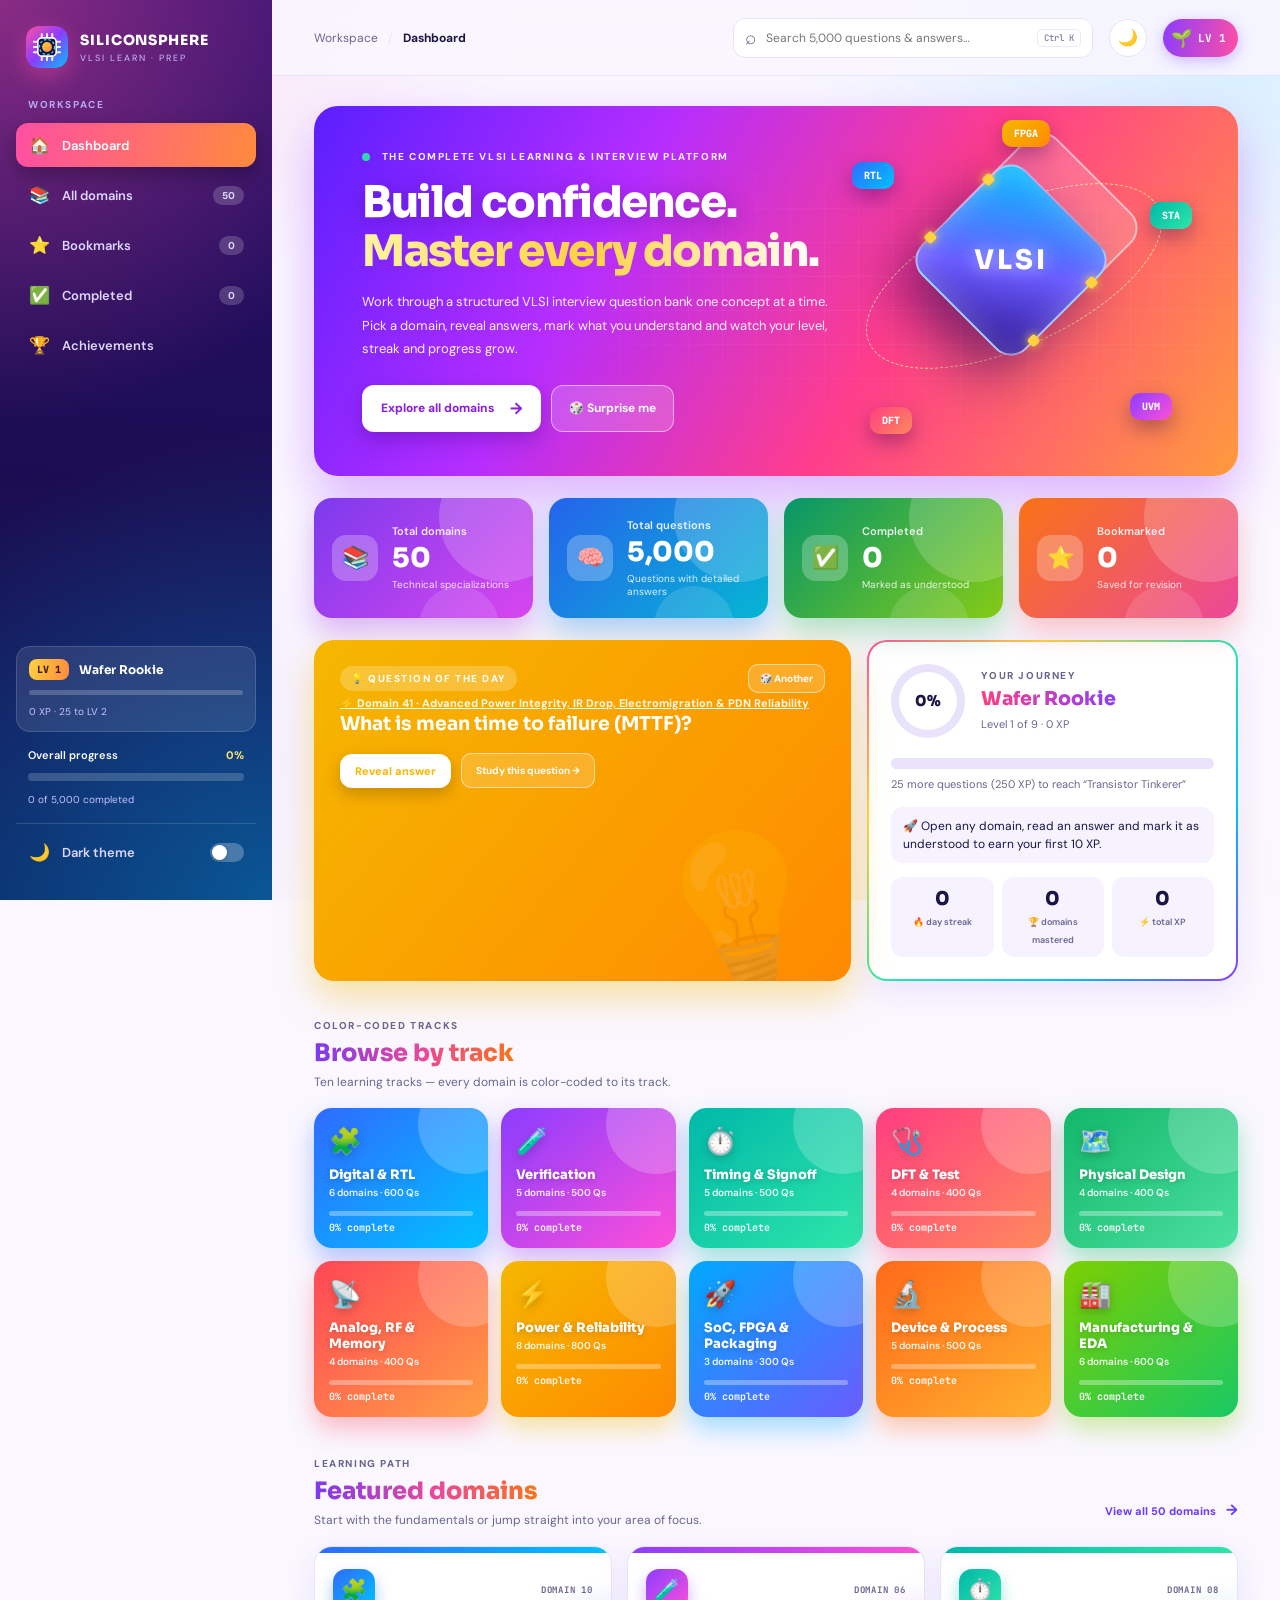
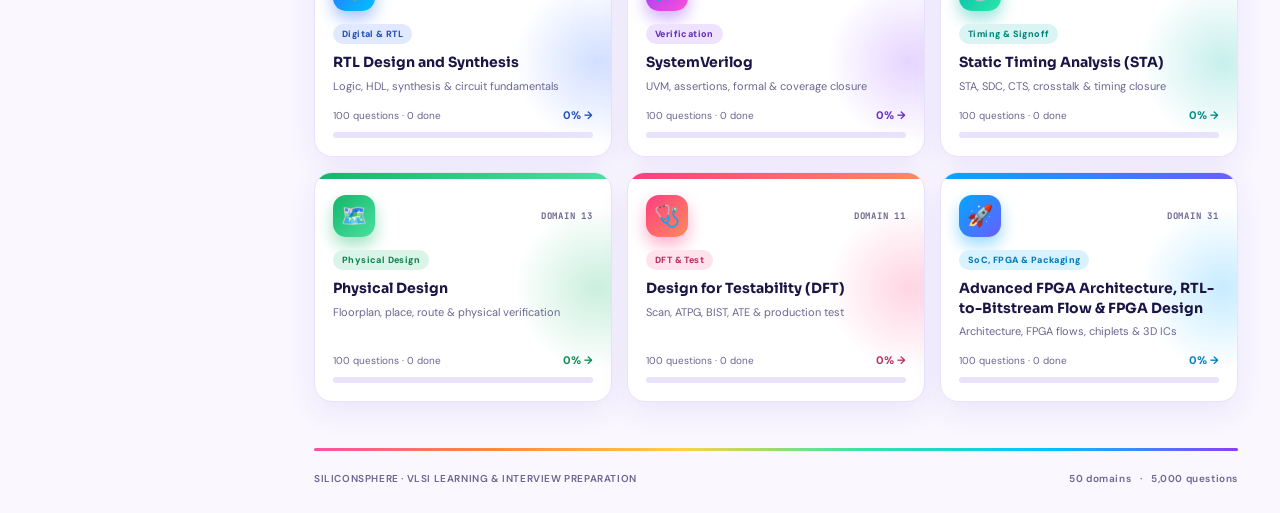
<file: index.html>
<!doctype html>
<html lang="en">
<head>
  <meta charset="utf-8">
  <meta name="viewport" content="width=device-width, initial-scale=1, viewport-fit=cover">
  <title>SiliconSphere — VLSI Learning &amp; Interview Preparation</title>
  <meta name="description" content="SiliconSphere is a complete VLSI learning and interview preparation platform: 50 domains and 5,000 interview questions with answers across RTL, verification, STA, DFT, physical design, analog, power and semiconductor process.">
  <meta name="keywords" content="VLSI interview questions, Verilog, SystemVerilog, UVM, STA, DFT, physical design, CMOS, semiconductor, ASIC, FPGA">
  <meta name="author" content="SiliconSphere">
  <meta name="theme-color" content="#2a0f6e" media="(prefers-color-scheme: light)">
  <meta name="theme-color" content="#0d0a25" media="(prefers-color-scheme: dark)">
  <meta name="color-scheme" content="light dark">
  <link rel="canonical" href="https://silicon-sphere.netlify.app/">

  <!-- Open Graph / social -->
  <meta property="og:type" content="website">
  <meta property="og:site_name" content="SiliconSphere">
  <meta property="og:title" content="SiliconSphere — The Complete VLSI Learning & Interview Preparation Platform">
  <meta property="og:description" content="50 VLSI domains · 5,000 interview questions with answers · XP, levels, streaks and progress tracking.">
  <meta property="og:url" content="https://silicon-sphere.netlify.app/">
  <meta property="og:image" content="https://silicon-sphere.netlify.app/assets/og-image.png">
  <meta property="og:image:width" content="1200">
  <meta property="og:image:height" content="630">
  <meta property="og:image:alt" content="SiliconSphere — 50 VLSI domains and 5,000 interview questions">
  <meta name="twitter:card" content="summary_large_image">
  <meta name="twitter:title" content="SiliconSphere — VLSI Learning & Interview Preparation">
  <meta name="twitter:description" content="50 VLSI domains · 5,000 interview questions with answers.">
  <meta name="twitter:image" content="https://silicon-sphere.netlify.app/assets/og-image.png">

  <!-- Branding -->
  <link rel="icon" href="assets/favicon.svg" type="image/svg+xml">
  <link rel="icon" href="assets/favicon-32.png" sizes="32x32" type="image/png">
  <link rel="apple-touch-icon" href="assets/apple-touch-icon.png">
  <link rel="manifest" href="site.webmanifest">

  <!-- Apply the saved (or system) theme before first paint to avoid a flash -->
  <script>
    (function(){try{var t=localStorage.getItem("vlsi_master_theme_v1");if(t==="dark"||(!t&&matchMedia("(prefers-color-scheme: dark)").matches))document.documentElement.classList.add("dark");}catch(e){}})();
  </script>

  <link rel="preconnect" href="https://fonts.googleapis.com">
  <link rel="preconnect" href="https://fonts.gstatic.com" crossorigin>
  <link href="https://fonts.googleapis.com/css2?family=DM+Sans:wght@400;500;600;700&family=JetBrains+Mono:wght@500;700&family=Sora:wght@600;700;800&display=swap" rel="stylesheet">
  <link rel="stylesheet" href="style.css">
  <!-- Question bank (≈1.7 MB, compressed in transit) and app logic load deferred so the shell paints immediately -->
  <script src="questions.js" defer></script>
  <script src="script.js" defer></script>
</head>
<body>
  <a class="skip-link" href="#main">Skip to content</a>
  <canvas id="confetti" aria-hidden="true"></canvas>
  <div class="scrim" id="scrim" hidden></div>
  <div class="app-shell">
    <aside class="sidebar" id="sidebar" aria-label="Primary">
      <a class="brand" href="#/" aria-label="SiliconSphere home">
        <span class="brand-mark"><img src="assets/favicon.svg" alt="" width="42" height="42"></span>
        <span><strong>SILICONSPHERE</strong><small>VLSI LEARN · PREP</small></span>
      </a>
      <div class="side-label">WORKSPACE</div>
      <nav class="side-nav">
        <a class="nav-item" href="#/" data-nav="dashboard" style="--n1:#ff4fa3;--n2:#ff8a3d"><span class="nav-icon" aria-hidden="true">🏠</span> Dashboard</a>
        <a class="nav-item" href="#/domains" data-nav="domains" style="--n1:#7c5cff;--n2:#38bdf8"><span class="nav-icon" aria-hidden="true">📚</span> All domains <span class="nav-count" id="domainNavCount">50</span></a>
        <a class="nav-item" href="#/bookmarks" data-nav="bookmarks" style="--n1:#ffb300;--n2:#ff6f00"><span class="nav-icon" aria-hidden="true">⭐</span> Bookmarks <span class="nav-count" id="navBookmarks">0</span></a>
        <a class="nav-item" href="#/completed" data-nav="completed" style="--n1:#12b76a;--n2:#84cc16"><span class="nav-icon" aria-hidden="true">✅</span> Completed <span class="nav-count" id="navCompleted">0</span></a>
        <a class="nav-item" href="#/achievements" data-nav="achievements" style="--n1:#8b3dff;--n2:#ff4fd8"><span class="nav-icon" aria-hidden="true">🏆</span> Achievements</a>
      </nav>
      <div class="sidebar-bottom">
        <a class="side-level" href="#/achievements">
          <div class="side-level-top"><span class="lvl-badge" id="sideLevelBadge">LV 1</span><span id="sideLevelName">Wafer Rookie</span></div>
          <div class="side-xp"><span id="sideXpBar"></span></div>
          <small id="sideXpText">0 XP</small>
        </a>
        <div class="side-progress">
          <div class="side-progress-top"><span>Overall progress</span><b id="sidePercent">0%</b></div>
          <div class="progress-track"><span id="sideProgressBar"></span></div>
          <small id="sideProgressText">0 of 5,000 completed</small>
        </div>
        <button class="nav-item theme-toggle" type="button" data-theme-toggle aria-pressed="false"><span class="nav-icon" data-theme-icon aria-hidden="true">🌙</span><span data-theme-text>Dark theme</span><span class="toggle" aria-hidden="true"><i></i></span></button>
      </div>
    </aside>

    <main class="main-area" id="main" tabindex="-1">
      <header class="topbar">
        <button class="mobile-menu" id="mobileMenu" type="button" aria-label="Open navigation" aria-controls="sidebar" aria-expanded="false">☰</button>
        <nav class="breadcrumbs" id="breadcrumbs" aria-label="Breadcrumb"><a href="#/">Workspace</a><b>/</b><strong>Dashboard</strong></nav>
        <div class="top-actions">
          <label class="global-search"><span aria-hidden="true">⌕</span><span class="sr-only">Search all questions</span><input id="globalSearch" type="search" placeholder="Search 5,000 questions & answers…" autocomplete="off" enterkeyhint="search"><kbd>Ctrl K</kbd></label>
          <button class="icon-round" type="button" data-theme-toggle aria-label="Toggle dark theme" aria-pressed="false"><span data-theme-icon aria-hidden="true">🌙</span></button>
          <a class="level-chip" href="#/achievements" id="levelChip" aria-label="Achievements"><span id="levelChipIcon" aria-hidden="true">🌱</span><b id="levelChipText">LV 1</b></a>
        </div>
      </header>

      <div class="loading" id="loading" role="status"><div class="spinner" aria-hidden="true"></div><p>Loading the question bank…</p></div>
      <noscript><div class="empty-state"><h3>JavaScript required</h3><p>SiliconSphere needs JavaScript enabled to load the question bank.</p></div></noscript>

      <!-- ================= Dashboard ================= -->
      <section class="view" id="dashboardView" aria-labelledby="heroTitle">
        <div class="hero">
          <div class="hero-copy">
            <div class="eyebrow"><span class="eyebrow-dot"></span> THE COMPLETE VLSI LEARNING &amp; INTERVIEW PLATFORM</div>
            <h1 id="heroTitle">Build confidence.<br><span>Master every domain.</span></h1>
            <p>Work through a structured VLSI interview question bank one concept at a time. Pick a domain, reveal answers, mark what you understand and watch your level, streak and progress grow.</p>
            <div class="hero-buttons">
              <a class="primary-btn" href="#/domains">Explore all domains <span aria-hidden="true">→</span></a>
              <button class="ghost-btn hidden" id="continueBtn" type="button">▶ Continue</button>
              <button class="ghost-btn" id="randomBtn" type="button">🎲 Surprise me</button>
            </div>
          </div>
          <div class="hero-art" aria-hidden="true">
            <div class="orbit orbit-one"></div><div class="orbit orbit-two"></div>
            <div class="chip chip-back"></div><div class="chip chip-front"><div class="chip-core">VLSI</div><i></i><i></i><i></i><i></i></div>
            <span class="art-node node-a">RTL</span><span class="art-node node-b">STA</span><span class="art-node node-c">DFT</span><span class="art-node node-d">UVM</span><span class="art-node node-e">FPGA</span>
          </div>
        </div>

        <div class="stats-grid">
          <article class="stat-card s-purple"><div class="stat-icon" aria-hidden="true">📚</div><div><span>Total domains</span><strong id="totalDomains">50</strong><small>Technical specializations</small></div></article>
          <article class="stat-card s-blue"><div class="stat-icon" aria-hidden="true">🧠</div><div><span>Total questions</span><strong id="totalQuestions">5,000</strong><small>Questions with detailed answers</small></div></article>
          <a class="stat-card s-green" href="#/completed"><div class="stat-icon" aria-hidden="true">✅</div><div><span>Completed</span><strong id="completedCount">0</strong><small>Marked as understood</small></div></a>
          <a class="stat-card s-orange" href="#/bookmarks"><div class="stat-icon" aria-hidden="true">⭐</div><div><span>Bookmarked</span><strong id="bookmarkCount">0</strong><small>Saved for revision</small></div></a>
        </div>

        <div class="journey-grid">
          <article class="qotd" id="qotd">
            <div class="qotd-top"><span class="qotd-tag">💡 QUESTION OF THE DAY</span><button class="mini-btn" id="qotdShuffle" type="button">🎲 Another</button></div>
            <a class="qotd-domain" id="qotdDomain" href="#/"></a>
            <h3 id="qotdQuestion"></h3>
            <div class="qotd-answer hidden" id="qotdAnswer"></div>
            <div class="qotd-actions"><button class="primary-btn small" id="qotdReveal" type="button" aria-expanded="false">Reveal answer</button><a class="mini-btn light" id="qotdOpen" href="#/">Study this question →</a></div>
          </article>
          <article class="journey">
            <div class="journey-head"><div class="ring" id="levelRing" role="img" aria-label="Overall progress"><span id="ringText">0%</span></div>
              <div><div class="eyebrow">YOUR JOURNEY</div><h3 id="levelName">Wafer Rookie</h3><small id="levelSub">Level 1 · 0 XP</small></div></div>
            <div class="xp-track" role="progressbar" aria-label="Progress to next level" aria-valuemin="0" aria-valuemax="100" id="xpTrack"><span id="xpBar"></span></div>
            <small class="xp-text" id="xpText">Complete 25 questions to reach the next level</small>
            <p class="motivation" id="motivation"></p>
            <div class="journey-stats"><div><b id="streakCount">0</b><span>🔥 day streak</span></div><div><b id="domainsDone">0</b><span>🏆 domains mastered</span></div><div><b id="xpTotal">0</b><span>⚡ total XP</span></div></div>
          </article>
        </div>

        <div class="section-heading" id="inProgressHeading"><div><div class="eyebrow">PICK UP WHERE YOU LEFT OFF</div><h2>In progress</h2><p>Domains you have started but not yet mastered.</p></div></div>
        <div class="domain-grid" id="inProgressDomains"></div>

        <div class="section-heading"><div><div class="eyebrow">COLOR-CODED TRACKS</div><h2>Browse by track</h2><p>Ten learning tracks — every domain is color-coded to its track.</p></div></div>
        <div class="track-grid" id="trackGrid"></div>

        <div class="section-heading"><div><div class="eyebrow">LEARNING PATH</div><h2>Featured domains</h2><p>Start with the fundamentals or jump straight into your area of focus.</p></div><a class="text-btn" href="#/domains">View all 50 domains <span aria-hidden="true">→</span></a></div>
        <div class="domain-grid" id="featuredDomains"></div>
      </section>

      <!-- ================= All domains ================= -->
      <section class="view" id="domainsView" aria-labelledby="domainsTitle">
        <div class="page-heading"><div><div class="eyebrow">THE COMPLETE LIBRARY</div><h1 id="domainsTitle">All VLSI domains</h1><p id="domainsSub">50 domains · 100 questions each · 5,000 questions in total</p></div></div>
        <div class="toolbar"><label class="search-field"><span aria-hidden="true">⌕</span><span class="sr-only">Find a domain</span><input id="domainSearch" type="search" placeholder="Find a domain…" autocomplete="off"></label><span class="result-count" id="domainResultCount" aria-live="polite">50 domains</span></div>
        <div class="chip-row" id="trackFilters" role="toolbar" aria-label="Filter by track"></div>
        <div class="domain-grid" id="allDomains"></div>
      </section>

      <!-- ================= Domain questions ================= -->
      <section class="view" id="questionsView" aria-labelledby="domainTitle">
        <a class="back-link" href="#/domains">← Back to all domains</a>
        <div class="domain-banner" id="domainBanner">
          <div class="banner-emoji" id="bannerEmoji" aria-hidden="true">🔬</div>
          <div class="banner-copy"><div class="eyebrow" id="domainEyebrow">DOMAIN 01</div><h1 id="domainTitle">Domain</h1><p id="domainDescription"></p>
            <div class="banner-actions"><a class="banner-btn" id="studyDomainBtn" href="#/">▶ Study mode</a><button class="banner-btn ghost" id="randomInDomain" type="button">🎲 Random question</button></div>
          </div>
          <div class="domain-banner-meta"><strong id="domainQuestionTotal">100</strong><span>Questions</span><div class="mini-progress"><span id="domainProgressBar"></span></div><small id="domainProgressText">0% completed</small><small class="banner-sub" id="domainBannerSub"></small></div>
        </div>
        <div class="toolbar question-toolbar">
          <label class="search-field"><span aria-hidden="true">⌕</span><span class="sr-only">Search within this domain</span><input id="questionSearch" type="search" placeholder="Search within this domain…" autocomplete="off"></label>
          <label class="select-field hidden" id="sectionField"><span class="sr-only">Filter by section</span><select id="sectionSelect"></select></label>
          <div class="toolbar-actions"><button class="outline-btn" id="expandAll" type="button">＋ Expand all</button><button class="outline-btn" id="collapseAll" type="button">－ Collapse all</button></div>
        </div>
        <div class="tab-row" id="qTabs" role="toolbar" aria-label="Filter questions">
          <button class="tab active" type="button" data-filter="all" aria-pressed="true">All</button><button class="tab" type="button" data-filter="todo" aria-pressed="false">To do</button><button class="tab" type="button" data-filter="done" aria-pressed="false">Understood</button><button class="tab" type="button" data-filter="saved" aria-pressed="false">Bookmarked</button>
        </div>
        <div class="question-list-head"><span id="questionListTitle">All questions</span><span id="questionResultCount" aria-live="polite">100 questions</span></div>
        <div class="question-list" id="questionList"></div>
        <div class="list-footer"><span id="listFooterText"></span><button class="text-btn" type="button" data-scroll-top>Back to top ↑</button></div>
        <nav class="domain-pager" id="domainPager" aria-label="Adjacent domains"></nav>
      </section>

      <!-- ================= Study mode (single question) ================= -->
      <section class="view" id="studyView" aria-labelledby="studyQuestion">
        <a class="back-link" id="studyBack" href="#/">← Back</a>
        <article class="study-card" id="studyCard">
          <header class="study-head">
            <a class="study-domain" id="studyDomain" href="#/"></a>
            <span class="study-pos" id="studyPos"></span>
          </header>
          <div class="study-section" id="studySection"></div>
          <div class="study-track"><span id="studyTrackBar"></span></div>
          <h1 class="study-question" id="studyQuestion"></h1>
          <div class="study-reveal" id="studyRevealWrap">
            <button class="primary-btn small" id="studyReveal" type="button" aria-expanded="false" aria-controls="studyAnswer">Reveal answer <kbd>Space</kbd></button>
            <label class="check-inline"><input type="checkbox" id="studyAutoReveal"> Always show answers</label>
          </div>
          <div class="study-answer answer-text hidden" id="studyAnswer"></div>
          <div class="study-actions">
            <button class="small-action" id="studyDone" type="button" aria-pressed="false">✓ Mark as understood <kbd>M</kbd></button>
            <button class="small-action" id="studySave" type="button" aria-pressed="false">☆ Bookmark <kbd>B</kbd></button>
            <button class="small-action" id="studyCopy" type="button">▢ Copy</button>
          </div>
        </article>
        <nav class="study-nav" aria-label="Question navigation">
          <a class="study-nav-btn" id="studyPrev" href="#/"><span>← Previous</span><small id="studyPrevLabel"></small></a>
          <a class="study-nav-btn next" id="studyNext" href="#/"><span>Next →</span><small id="studyNextLabel"></small></a>
        </nav>
        <p class="kbd-hint">Shortcuts: <kbd>←</kbd> <kbd>→</kbd> navigate · <kbd>Space</kbd> reveal · <kbd>M</kbd> mark understood · <kbd>B</kbd> bookmark</p>
      </section>

      <!-- ================= Bookmarks ================= -->
      <section class="view" id="bookmarksView" aria-labelledby="bookmarksTitle">
        <div class="page-heading"><div><div class="eyebrow">YOUR PERSONAL REVISION LIST</div><h1 id="bookmarksTitle">Bookmarked questions</h1><p id="bookmarksSub">Questions you have saved to revisit later.</p></div><a class="outline-btn hidden" id="studyBookmarks" href="#/">▶ Study bookmarks</a></div>
        <div class="question-list" id="bookmarkList"></div>
        <div class="empty-state hidden" id="bookmarkEmpty"><div class="empty-icon">⭐</div><h3>No bookmarks yet</h3><p>Save questions using the ☆ icon and they will appear here.</p></div>
      </section>

      <!-- ================= Completed ================= -->
      <section class="view" id="completedView" aria-labelledby="completedTitle">
        <div class="page-heading"><div><div class="eyebrow">YOUR LEARNING MILESTONES</div><h1 id="completedTitle">Completed questions</h1><p id="completedSub">Keep building momentum, one understood concept at a time.</p></div></div>
        <div class="question-list" id="completedList"></div>
        <div class="empty-state hidden" id="completedEmpty"><div class="empty-icon">🚀</div><h3>Nothing completed yet</h3><p>Mark a question as understood after reviewing its answer.</p></div>
      </section>

      <!-- ================= Achievements ================= -->
      <section class="view" id="achievementsView" aria-labelledby="achTitle">
        <div class="page-heading"><div><div class="eyebrow">GAMIFIED PROGRESS</div><h1 id="achTitle">Achievements</h1><p>Earn 10 XP for every question you mark as understood. Climb nine levels from Wafer Rookie to VLSI Master.</p></div></div>
        <div class="ach-summary" id="achSummary"></div>
        <h2 class="sub-heading">Levels</h2>
        <div class="level-grid" id="levelGrid"></div>
        <h2 class="sub-heading">Study activity <small>last 5 weeks</small></h2>
        <div class="activity" id="activity"></div>
        <h2 class="sub-heading">Track completion</h2>
        <div class="track-ach" id="trackAch"></div>
        <h2 class="sub-heading">Domain mastery badges <small id="badgeCount"></small></h2>
        <div class="badge-grid" id="badgeGrid"></div>
        <h2 class="sub-heading">Your data</h2>
        <div class="data-box">
          <p>Progress is saved in this browser only. Export a backup to move it to another device or browser.</p>
          <div class="data-actions"><button class="outline-btn" id="exportBtn" type="button">⬇ Export progress</button><label class="outline-btn file-btn">⬆ Import progress<input type="file" id="importInput" accept="application/json,.json"></label></div>
        </div>
      </section>

      <!-- ================= Search ================= -->
      <section class="view" id="searchView" aria-labelledby="searchTitle">
        <div class="page-heading"><div><div class="eyebrow">SEARCH THE FULL QUESTION BANK</div><h1 id="searchTitle">Search results</h1><p id="searchSummary" aria-live="polite">Matching questions from all 50 domains.</p></div></div>
        <div class="chip-row" id="searchFacets" role="toolbar" aria-label="Filter results by domain"></div>
        <div class="question-list" id="searchList"></div>
        <div class="empty-state hidden" id="searchEmpty"><div class="empty-icon">🔎</div><h3>No matching questions</h3><p>Try a different keyword or a shorter search phrase.</p></div>
      </section>

      <section class="view" id="notfoundView">
        <div class="empty-state"><div class="empty-icon">🧭</div><h3>Page not found</h3><p>That link doesn't match any domain or question.</p><p><a class="primary-btn small" href="#/">Go to dashboard</a></p></div>
      </section>

      <footer class="footer"><span>SILICONSPHERE · VLSI LEARNING &amp; INTERVIEW PREPARATION</span><span>50 domains <i>·</i> 5,000 questions</span></footer>
    </main>
  </div>
  <div class="toast" id="toast" role="status" aria-live="polite"></div>
</body>
</html>
</file>
<file: style.css>
/* ============================================================
   SiliconSphere — VLSI learning & interview prep
   Every track has its own colour pair (--c1 / --c2) set inline.
   ============================================================ */
*{box-sizing:border-box}
:root{
  --bg:#faf7ff;--surface:#ffffff;--surface-2:#f6f2ff;--text:#1a1545;--muted:#6a6590;--line:#e8e2fb;
  --primary:#6d3df5;--primary-soft:#efe8ff;--green:#0fb36b;--green-soft:#e0fbef;
  --c1:#6d3df5;--c2:#ff4fa3;
  --shadow:0 10px 30px rgba(88,52,200,.09);--sidebar:272px;
  --font-head:"Sora","DM Sans",sans-serif;--font-mono:"JetBrains Mono",ui-monospace,monospace;
}
:root.dark{
  --bg:#0d0a25;--surface:#18133b;--surface-2:#211a4f;--text:#f4f1ff;--muted:#aaa4d6;--line:#352d6b;
  --primary:#b79cff;--primary-soft:#2f2564;--green:#3be3a1;--green-soft:#123d37;--shadow:0 10px 30px rgba(0,0,0,.35);
}
body{
  margin:0;min-height:100vh;color:var(--text);font-family:"DM Sans",sans-serif;font-size:14px;transition:background .25s,color .25s;
  background:
    radial-gradient(ellipse 600px 420px at 8% 0%,rgba(255,79,163,.13),transparent 70%),
    radial-gradient(ellipse 620px 440px at 96% 8%,rgba(0,194,255,.13),transparent 70%),
    radial-gradient(ellipse 560px 420px at 70% 100%,rgba(255,210,63,.14),transparent 70%),
    radial-gradient(ellipse 600px 480px at 0% 85%,rgba(139,61,255,.10),transparent 70%),
    var(--bg);
  background-attachment:fixed;
}
html.dark body{background:
    radial-gradient(ellipse 600px 420px at 8% 0%,rgba(255,79,163,.16),transparent 70%),
    radial-gradient(ellipse 620px 440px at 96% 8%,rgba(0,194,255,.14),transparent 70%),
    radial-gradient(ellipse 560px 420px at 70% 100%,rgba(139,61,255,.20),transparent 70%),
    var(--bg);background-attachment:fixed}
button,input,select{font:inherit}a{color:inherit}button{cursor:pointer}
mark{background:linear-gradient(100deg,#ffe66d,#ffc2e1);color:#2a1a00;border-radius:3px;padding:0 2px}
#confetti{position:fixed;inset:0;width:100%;height:100%;pointer-events:none;z-index:100}
.hidden{display:none!important}

/* ---------- Sidebar ---------- */
.sidebar{position:fixed;inset:0 auto 0 0;width:var(--sidebar);padding:26px 16px;display:flex;flex-direction:column;z-index:20;color:#fff;
  background:radial-gradient(circle at 0 0,rgba(255,79,163,.45),transparent 45%),radial-gradient(circle at 100% 100%,rgba(0,194,255,.35),transparent 50%),linear-gradient(185deg,#2a0f6e 0%,#1b0d52 55%,#0e1e5e 100%)}
.brand{display:flex;align-items:center;gap:12px;text-decoration:none;color:#fff;padding:0 10px 30px}
.brand-mark{width:42px;height:42px;border-radius:13px;background:conic-gradient(from 210deg,#ff4fa3,#ff8a3d,#ffd23f,#2ee6a8,#00c2ff,#8b3dff,#ff4fa3);display:grid;place-items:center;color:#fff;font:800 22px var(--font-head);box-shadow:0 8px 22px rgba(255,79,163,.45);text-shadow:0 2px 6px #0006}
.brand strong{display:block;font:800 14px var(--font-head);letter-spacing:.9px}
.brand small{display:block;font-size:9px;letter-spacing:2px;color:#c9c1ff;margin-top:3px}
.side-label{font-size:10px;font-weight:700;letter-spacing:1.6px;color:#b6aaf5;padding:0 12px 12px}
.side-nav{display:grid;gap:6px}
.nav-item{border:0;background:transparent;color:#ddd7ff;height:44px;padding:0 12px;border-radius:12px;display:flex;align-items:center;gap:12px;text-align:left;font-weight:600;font-size:13px;width:100%;transition:.2s}
.nav-item:hover{background:rgba(255,255,255,.1);color:#fff;transform:translateX(3px)}
.nav-item.active{background:linear-gradient(100deg,var(--n1,#ff4fa3),var(--n2,#ff8a3d));color:#fff;box-shadow:0 8px 20px rgba(0,0,0,.28)}
.nav-icon{font-size:17px;width:22px;text-align:center}
.nav-count{margin-left:auto;background:rgba(255,255,255,.18);padding:3px 9px;border-radius:20px;font-size:10px;font-weight:700}
.sidebar-bottom{margin-top:auto}
.side-level{margin:0 0 10px;padding:12px;border-radius:14px;background:rgba(255,255,255,.1);border:1px solid rgba(255,255,255,.14)}
.side-level-top{display:flex;align-items:center;gap:10px;font:700 12px var(--font-head)}
.lvl-badge{background:linear-gradient(100deg,#ffd23f,#ff8a3d);color:#3a1d00;border-radius:8px;padding:4px 8px;font:800 10px var(--font-mono)}
.side-progress{padding:6px 12px 16px;margin-bottom:6px;border-bottom:1px solid rgba(255,255,255,.14)}
.side-progress-top{display:flex;justify-content:space-between;font-size:11px;font-weight:600}
.side-progress-top b{color:#ffe66d}
.progress-track{height:8px;border-radius:9px;background:rgba(255,255,255,.18);margin:11px 0 8px;overflow:hidden}
.progress-track span{display:block;width:0;height:100%;background:linear-gradient(90deg,#ff4fa3,#ffd23f,#2ee6a8,#00c2ff);border-radius:9px;transition:width .5s}
.side-progress small{font-size:10px;color:#c9c1ff}
.toggle{margin-left:auto;width:34px;height:19px;border-radius:20px;background:rgba(255,255,255,.25);padding:2px;transition:.2s}
.toggle i{display:block;width:15px;height:15px;border-radius:50%;background:#fff;box-shadow:0 1px 3px #0003;transition:.2s}
.dark .toggle{background:linear-gradient(90deg,#ff4fa3,#8b3dff)}.dark .toggle i{transform:translateX(15px)}

/* ---------- Layout / topbar ---------- */
.main-area{margin-left:var(--sidebar);min-height:100vh;padding:0 42px;max-width:1800px}
.topbar{height:76px;display:flex;align-items:center;justify-content:space-between;margin:0 -42px;padding:0 42px;background:color-mix(in srgb,var(--bg) 78%,transparent);backdrop-filter:blur(14px);position:sticky;top:0;z-index:10;border-bottom:1px solid var(--line)}
.breadcrumbs{display:flex;align-items:center;gap:10px;color:var(--muted);font-size:12px}
.breadcrumbs b{font-weight:400;color:var(--line)}.breadcrumbs strong{color:var(--text);font-weight:700}
.top-actions{display:flex;align-items:center;gap:16px}
.global-search{width:min(360px,36vw);height:40px;border:1.5px solid var(--line);border-radius:12px;background:var(--surface);display:flex;align-items:center;padding:0 11px;gap:8px;color:var(--muted);transition:.2s}
.global-search:focus-within{border-color:var(--c1);box-shadow:0 0 0 4px color-mix(in srgb,var(--c1) 18%,transparent)}
.global-search span,.search-field span{font-size:19px}
.global-search input,.search-field input{border:0;outline:0;background:transparent;color:var(--text);width:100%;font-size:12px}
.global-search kbd{white-space:nowrap;border:1px solid var(--line);border-radius:5px;padding:2px 6px;font-size:9px;font-family:var(--font-mono)}
.avatar{width:37px;height:37px;border-radius:50%;background:conic-gradient(from 180deg,#ff4fa3,#ffd23f,#2ee6a8,#00c2ff,#8b3dff,#ff4fa3);display:grid;place-items:center;color:#fff;font:800 11px var(--font-head);text-shadow:0 1px 4px #0007;box-shadow:0 4px 14px rgba(139,61,255,.35)}
.mobile-menu{display:none;border:0;background:transparent;color:var(--text);font-size:22px}
.view{display:none;padding:30px 0 22px}.view.active{display:block;animation:viewIn .35s ease-out}
@keyframes viewIn{from{opacity:0;transform:translateY(8px)}to{opacity:1;transform:none}}
.eyebrow{font-size:10px;font-weight:800;letter-spacing:1.6px;color:var(--muted)}

/* ---------- Hero ---------- */
.hero{position:relative;overflow:hidden;border-radius:24px;min-height:310px;padding:44px 48px;display:flex;color:#fff;
  background:linear-gradient(120deg,#5a1fff,#b52dff 32%,#ff3d8b 62%,#ff9a3d 100%);
  box-shadow:0 22px 50px rgba(160,50,255,.35)}
.hero:before{content:"";position:absolute;inset:0;background:
  linear-gradient(rgba(255,255,255,.07) 1px,transparent 1px) 0 0/34px 34px,linear-gradient(90deg,rgba(255,255,255,.07) 1px,transparent 1px) 0 0/34px 34px;
  -webkit-mask-image:radial-gradient(ellipse at 75% 50%,#000,transparent 70%);mask-image:radial-gradient(ellipse at 75% 50%,#000,transparent 70%)}
.hero:after{content:"";position:absolute;inset:0;background:linear-gradient(115deg,transparent 35%,rgba(255,255,255,.18) 50%,transparent 65%);transform:translateX(-100%);animation:shimmer 7s ease-in-out infinite;pointer-events:none}
@keyframes shimmer{0%,60%{transform:translateX(-100%)}100%{transform:translateX(100%)}}
.hero-copy{position:relative;z-index:2;max-width:560px}
.hero .eyebrow{color:#fff;opacity:.92}
.eyebrow-dot{display:inline-block;width:8px;height:8px;border-radius:50%;background:#2ee6a8;margin-right:8px;vertical-align:middle;box-shadow:0 0 0 0 #2ee6a8;animation:pulse 2s infinite}
@keyframes pulse{0%{box-shadow:0 0 0 0 rgba(46,230,168,.7)}100%{box-shadow:0 0 0 10px rgba(46,230,168,0)}}
.hero h1{font:800 clamp(29px,3.4vw,46px)/1.12 var(--font-head);margin:16px 0 14px;letter-spacing:-1.4px;text-shadow:0 4px 22px rgba(60,0,120,.35)}
.hero h1 span{background:linear-gradient(90deg,#fff3a3,#ffd23f,#fff);-webkit-background-clip:text;background-clip:text;color:transparent;text-shadow:none}
.hero p{color:#fff1fb;font-size:13px;line-height:1.8;max-width:490px;margin:0 0 24px}
.hero-buttons{display:flex;gap:10px;flex-wrap:wrap}
.primary-btn{background:#fff;color:#8a1fe0;border:0;border-radius:12px;padding:13px 19px;font-weight:800;font-size:12px;box-shadow:0 8px 20px rgba(60,0,120,.3);transition:.2s}
.primary-btn:hover{transform:translateY(-2px) scale(1.02);box-shadow:0 12px 26px rgba(60,0,120,.38)}
.primary-btn span{font-size:16px;margin-left:10px}.primary-btn.small{padding:10px 15px;font-size:11px;background:linear-gradient(100deg,var(--c1),var(--c2));color:#fff;box-shadow:0 8px 20px color-mix(in srgb,var(--c1) 40%,transparent)}
.ghost-btn{background:rgba(255,255,255,.18);color:#fff;border:1.5px solid rgba(255,255,255,.5);border-radius:12px;padding:12px 17px;font-weight:700;font-size:12px;backdrop-filter:blur(6px);transition:.2s}
.ghost-btn:hover{background:rgba(255,255,255,.3);transform:translateY(-2px)}
.hero-art{position:absolute;right:5%;top:0;width:360px;height:100%}
.chip{position:absolute;width:148px;height:148px;left:105px;top:80px;border:2px solid rgba(255,255,255,.55);transform:rotate(45deg);border-radius:22px;animation:float 6s ease-in-out infinite}
.chip-back{background:rgba(255,255,255,.18);left:136px;top:48px;animation-delay:-2s}
.chip-front{background:linear-gradient(145deg,#00c2ff,#6a5cff 55%,#2a0f8a);box-shadow:0 28px 55px rgba(20,0,90,.55),inset 0 0 30px rgba(255,255,255,.25);display:grid;place-items:center}
@keyframes float{0%,100%{transform:rotate(45deg) translate(0,0)}50%{transform:rotate(45deg) translate(-8px,-12px)}}
.chip-core{transform:rotate(-45deg);font:800 27px var(--font-head);letter-spacing:3px;color:#fff;text-shadow:0 0 18px #fff9}
.chip-front i{position:absolute;width:10px;height:10px;border-radius:3px;background:#ffd23f;box-shadow:0 0 10px #ffd23f}
.chip-front i:nth-of-type(1){left:-6px;top:26px}.chip-front i:nth-of-type(2){right:-6px;top:26px}.chip-front i:nth-of-type(3){left:-6px;bottom:26px}.chip-front i:nth-of-type(4){right:-6px;bottom:26px}
.orbit{position:absolute;border:1.5px dashed rgba(255,255,255,.5);border-radius:50%;width:320px;height:140px;left:22px;top:100px;transform:rotate(-25deg);animation:spin1 22s linear infinite}
.orbit-two{animation:spin2 30s linear infinite;border-color:rgba(255,230,109,.6)}
@keyframes spin1{to{transform:rotate(335deg)}}@keyframes spin2{from{transform:rotate(55deg)}to{transform:rotate(415deg)}}
.art-node{position:absolute;color:#fff;border-radius:10px;padding:7px 12px;font:800 10px var(--font-mono);box-shadow:0 8px 20px rgba(30,0,80,.35);animation:bob 5s ease-in-out infinite}
.node-a{left:20px;top:56px;background:linear-gradient(135deg,#2f6bff,#00c2ff)}.node-b{right:0;top:96px;background:linear-gradient(135deg,#00b8a9,#2ee6a8);animation-delay:-1s}
.node-c{left:38px;bottom:42px;background:linear-gradient(135deg,#ff3d81,#ff8a5c);animation-delay:-2s}.node-d{right:20px;bottom:56px;background:linear-gradient(135deg,#8b3dff,#ff4fd8);animation-delay:-3s}
.node-e{left:170px;top:14px;background:linear-gradient(135deg,#f5b700,#ff8a00);animation-delay:-4s}
@keyframes bob{0%,100%{transform:translateY(0)}50%{transform:translateY(-9px)}}

/* ---------- Stats ---------- */
.stats-grid{display:grid;grid-template-columns:repeat(4,1fr);gap:16px;margin:22px 0 22px}
.stat-card{position:relative;overflow:hidden;display:flex;align-items:center;gap:14px;padding:20px 18px;border-radius:18px;color:#fff;transition:transform .2s,box-shadow .2s}
.stat-card:hover{transform:translateY(-5px) rotate(-.4deg)}
.stat-card:before{content:"";position:absolute;width:130px;height:130px;border-radius:50%;right:-36px;top:-46px;background:rgba(255,255,255,.18)}
.stat-card:after{content:"";position:absolute;width:80px;height:80px;border-radius:50%;right:34px;bottom:-48px;background:rgba(255,255,255,.12)}
.s-purple{background:linear-gradient(135deg,#7c3aed,#d946ef);box-shadow:0 14px 28px rgba(160,60,235,.35)}
.s-blue{background:linear-gradient(135deg,#2563eb,#06b6d4);box-shadow:0 14px 28px rgba(20,130,225,.35)}
.s-green{background:linear-gradient(135deg,#059669,#84cc16);box-shadow:0 14px 28px rgba(40,180,90,.35)}
.s-orange{background:linear-gradient(135deg,#f97316,#ec4899);box-shadow:0 14px 28px rgba(245,100,100,.35)}
.stat-icon{width:46px;height:46px;border-radius:14px;display:grid;place-items:center;font-size:22px;background:rgba(255,255,255,.25);backdrop-filter:blur(4px);position:relative;z-index:1;flex:none}
.stat-card>div:last-child{position:relative;z-index:1}
.stat-card span{display:block;font-size:11px;opacity:.9;font-weight:600}
.stat-card strong{display:block;font:800 27px var(--font-head);margin:3px 0}
.stat-card small{display:block;font-size:10px;opacity:.85}

/* ---------- Journey / QOTD ---------- */
.journey-grid{display:grid;grid-template-columns:1.45fr 1fr;gap:16px;margin-bottom:38px}
.qotd{position:relative;overflow:hidden;border-radius:20px;padding:24px 26px;color:#fff;background:linear-gradient(130deg,var(--c1),var(--c2));box-shadow:0 16px 36px color-mix(in srgb,var(--c1) 38%,transparent)}
.qotd:before{content:"💡";position:absolute;right:16px;bottom:-30px;font-size:150px;opacity:.14;transform:rotate(-12deg)}
.qotd-top{display:flex;justify-content:space-between;align-items:center}
.qotd-tag{font-size:10px;font-weight:800;letter-spacing:1.5px;background:rgba(255,255,255,.22);padding:6px 11px;border-radius:20px}
.mini-btn{border:1.5px solid rgba(255,255,255,.55);background:rgba(255,255,255,.16);color:#fff;border-radius:10px;padding:7px 11px;font-size:10px;font-weight:700;transition:.2s}
.mini-btn:hover{background:rgba(255,255,255,.3)}
.qotd-domain{font-size:11px;font-weight:700;margin:18px 0 6px;opacity:.95}
.qotd h3{font:700 19px/1.4 var(--font-head);margin:0 0 16px;max-width:640px;position:relative}
.qotd-answer{background:rgba(255,255,255,.95);color:#251a55;border-radius:14px;padding:14px 16px;font-size:12px;line-height:1.75;margin:0 0 14px;max-height:230px;overflow:auto;position:relative}
.qotd-answer .ans-main{margin:0}
.qotd-answer .ans-chip{margin-top:9px}
.qotd-actions{display:flex;gap:10px;align-items:center;position:relative;flex-wrap:wrap}
.qotd .primary-btn.small{background:#fff;color:var(--c1);box-shadow:0 6px 16px rgba(0,0,0,.2)}
.mini-btn.light{padding:10px 14px}
.journey{border-radius:20px;padding:22px;border:2.5px solid transparent;background:linear-gradient(var(--surface),var(--surface)) padding-box,linear-gradient(135deg,#ff4fa3,#ffd23f,#2ee6a8,#00c2ff,#8b3dff) border-box;box-shadow:var(--shadow)}
.journey-head{display:flex;align-items:center;gap:16px}
.ring{--p:0;width:74px;height:74px;border-radius:50%;flex:none;display:grid;place-items:center;background:conic-gradient(#ff4fa3,#ffd23f,#2ee6a8,#00c2ff,#8b3dff calc(var(--p)*1%),var(--line) 0);position:relative}
.ring:before{content:"";position:absolute;inset:8px;border-radius:50%;background:var(--surface)}
.ring span{position:relative;font:800 15px var(--font-head)}
.journey h3{font:800 19px var(--font-head);margin:5px 0 3px;background:linear-gradient(90deg,#ff3d81,#8b3dff);-webkit-background-clip:text;background-clip:text;color:transparent}
.journey small{color:var(--muted);font-size:11px}
.xp-track{height:11px;border-radius:12px;background:var(--line);margin:20px 0 8px;overflow:hidden}
.xp-track span{display:block;height:100%;width:0;border-radius:12px;background:linear-gradient(90deg,#ff4fa3,#ff8a3d,#ffd23f);transition:width .6s}
.xp-text{display:block;margin-bottom:16px}
.journey-stats{display:grid;grid-template-columns:repeat(3,1fr);gap:8px}
.journey-stats div{background:var(--surface-2);border-radius:12px;padding:10px 8px;text-align:center}
.journey-stats b{display:block;font:800 19px var(--font-head)}.journey-stats span{font-size:9px;color:var(--muted);font-weight:600}

/* ---------- Section headings ---------- */
.section-heading,.page-heading{display:flex;align-items:end;justify-content:space-between;margin:0 0 18px}
.section-heading h2,.page-heading h1{font:800 24px var(--font-head);margin:6px 0;background:linear-gradient(90deg,#7c3aed,#ec4899 55%,#f97316);-webkit-background-clip:text;background-clip:text;color:transparent;width:fit-content}
.section-heading p,.page-heading p{color:var(--muted);font-size:12px;margin:0}
.page-heading{align-items:center;margin:10px 0 22px}.page-heading h1{font-size:30px}
.text-btn{border:0;background:transparent;color:var(--primary);font-weight:800;font-size:11px;padding:8px 0}
.text-btn span{font-size:15px;margin-left:7px;display:inline-block;transition:.2s}.text-btn:hover span{transform:translateX(4px)}

/* ---------- Tracks ---------- */
.track-grid{display:grid;grid-template-columns:repeat(5,1fr);gap:13px;margin-bottom:40px}
.track-tile{position:relative;overflow:hidden;border:0;text-align:left;color:#fff;border-radius:18px;padding:16px 15px 14px;display:flex;flex-direction:column;gap:3px;background:linear-gradient(140deg,var(--c1),var(--c2));box-shadow:0 12px 24px color-mix(in srgb,var(--c1) 35%,transparent);transition:transform .2s,box-shadow .2s}
.track-tile:hover{transform:translateY(-6px) scale(1.02);box-shadow:0 18px 34px color-mix(in srgb,var(--c1) 50%,transparent)}
.track-tile:before{content:"";position:absolute;width:100px;height:100px;border-radius:50%;right:-30px;top:-34px;background:rgba(255,255,255,.2)}
.tt-emoji{font-size:26px;filter:drop-shadow(0 3px 5px #0003);margin-bottom:6px;position:relative}
.track-tile strong{font:800 13px/1.25 var(--font-head);text-shadow:0 1px 6px #0003;position:relative}
.track-tile small{font-size:10px;opacity:.92;font-weight:600}
.tt-bar{height:5px;border-radius:5px;background:rgba(255,255,255,.32);margin-top:9px;overflow:hidden}.tt-bar span{display:block;height:100%;background:#fff;border-radius:5px}
.track-tile em{font:700 10px var(--font-mono);font-style:normal;opacity:.95;margin-top:2px}

/* ---------- Domain cards ---------- */
.domain-grid{display:grid;grid-template-columns:repeat(3,minmax(0,1fr));gap:15px}
.domain-card{position:relative;isolation:isolate;overflow:hidden;background:var(--surface);border:1.5px solid var(--line);border-radius:18px;padding:18px;min-height:190px;display:flex;flex-direction:column;box-shadow:var(--shadow);transition:transform .22s,box-shadow .22s,border-color .22s;cursor:pointer}
.domain-card:before{content:"";position:absolute;z-index:-1;inset:0 0 auto;height:6px;background:linear-gradient(90deg,var(--c1),var(--c2))}
.domain-card:after{content:"";position:absolute;z-index:-1;width:170px;height:170px;right:-70px;top:30px;border-radius:50%;background:radial-gradient(circle,color-mix(in srgb,var(--c1) 22%,transparent),transparent 68%)}
.domain-card:hover,.domain-card:focus-visible{transform:translateY(-6px);border-color:var(--c1);box-shadow:0 20px 40px color-mix(in srgb,var(--c1) 28%,transparent);outline:0}
.domain-card-top{display:flex;align-items:center;justify-content:space-between;margin-top:4px}
.domain-symbol{width:42px;height:42px;border-radius:13px;background:linear-gradient(135deg,var(--c1),var(--c2));display:grid;place-items:center;font-size:21px;box-shadow:0 8px 16px color-mix(in srgb,var(--c1) 40%,transparent);transition:.25s}
.domain-card:hover .domain-symbol{transform:rotate(-8deg) scale(1.12)}
.domain-number{font:700 9px var(--font-mono);color:var(--muted);letter-spacing:.8px}
.track-pill{align-self:flex-start;margin-top:13px;font-size:9px;font-weight:800;letter-spacing:.4px;padding:4px 9px;border-radius:20px;color:color-mix(in srgb,var(--c1) 72%,#000);background:color-mix(in srgb,var(--c1) 15%,var(--surface))}
.dark .track-pill{color:color-mix(in srgb,var(--c2) 70%,#fff)}
.domain-card h3{font:700 14px/1.4 var(--font-head);margin:9px 0 5px}
.domain-card p{font-size:11px;color:var(--muted);line-height:1.55;margin:0 0 13px}
.domain-card-bottom{margin-top:auto;display:flex;align-items:center;justify-content:space-between;color:var(--muted);font-size:10px}
.domain-card-bottom b{color:color-mix(in srgb,var(--c1) 75%,#000);font-size:11px}.dark .domain-card-bottom b{color:color-mix(in srgb,var(--c2) 70%,#fff)}
.card-progress{height:6px;background:var(--line);border-radius:6px;margin-top:10px;overflow:hidden}
.card-progress span{display:block;height:100%;background:linear-gradient(90deg,var(--c1),var(--c2));border-radius:6px;transition:width .5s}

/* ---------- Toolbars / chips / tabs ---------- */
.toolbar{display:flex;align-items:center;gap:14px;margin:0 0 15px}
.search-field{height:44px;max-width:480px;flex:1;display:flex;align-items:center;gap:10px;padding:0 14px;border:1.5px solid var(--line);background:var(--surface);border-radius:12px;color:var(--muted);transition:.2s}
.search-field:focus-within{border-color:var(--c1);box-shadow:0 0 0 4px color-mix(in srgb,var(--c1) 18%,transparent)}
.result-count{color:var(--muted);font-size:11px;font-weight:600}
.chip-row{display:flex;gap:8px;flex-wrap:wrap;margin-bottom:20px}
.chip-btn{border:1.5px solid var(--line);background:var(--surface);color:var(--text);border-radius:30px;padding:8px 14px;font-size:11px;font-weight:700;transition:.2s}
.chip-btn:hover{border-color:var(--c1);transform:translateY(-2px)}
.chip-btn.active{background:linear-gradient(100deg,var(--c1),var(--c2));border-color:transparent;color:#fff;box-shadow:0 8px 18px color-mix(in srgb,var(--c1) 38%,transparent)}
.tab-row{display:flex;gap:7px;margin-bottom:10px;flex-wrap:wrap}
.tab{border:0;background:var(--surface);color:var(--muted);border-radius:10px;padding:8px 14px;font-size:11px;font-weight:700;border:1.5px solid var(--line);transition:.2s}
.tab:hover{color:var(--text)}
.tab.active{background:linear-gradient(100deg,var(--c1),var(--c2));color:#fff;border-color:transparent;box-shadow:0 6px 14px color-mix(in srgb,var(--c1) 35%,transparent)}
.outline-btn{border:1.5px solid var(--line);background:var(--surface);color:var(--muted);border-radius:10px;padding:9px 12px;font-size:11px;font-weight:700;transition:.2s}
.outline-btn:hover{border-color:var(--c1);color:var(--c1);transform:translateY(-1px)}
.back-link{border:0;background:transparent;color:var(--muted);font-size:12px;font-weight:700;padding:0;margin:2px 0 16px}
.back-link:hover{color:var(--c1)}

/* ---------- Domain banner ---------- */
.domain-banner{position:relative;overflow:hidden;color:#fff;background:linear-gradient(120deg,var(--c1),var(--c2));border-radius:22px;padding:30px 32px;display:flex;align-items:center;gap:22px;margin-bottom:20px;box-shadow:0 18px 40px color-mix(in srgb,var(--c1) 35%,transparent)}
.domain-banner:before{content:"";position:absolute;inset:0;background:radial-gradient(circle at 85% 20%,rgba(255,255,255,.28),transparent 45%),linear-gradient(rgba(255,255,255,.06) 1px,transparent 1px) 0 0/30px 30px,linear-gradient(90deg,rgba(255,255,255,.06) 1px,transparent 1px) 0 0/30px 30px}
.banner-emoji{position:relative;flex:none;width:76px;height:76px;border-radius:22px;background:rgba(255,255,255,.25);display:grid;place-items:center;font-size:40px;backdrop-filter:blur(6px);box-shadow:0 10px 24px rgba(0,0,0,.18);animation:bob 5s ease-in-out infinite}
.banner-copy{position:relative;flex:1}
.domain-banner .eyebrow{color:#fff;opacity:.9}
.domain-banner h1{font:800 26px/1.25 var(--font-head);margin:8px 0;text-shadow:0 2px 12px rgba(0,0,0,.2)}
.domain-banner p{font-size:12px;opacity:.95;margin:0;max-width:640px}
.domain-banner-meta{position:relative;text-align:right;min-width:130px}
.domain-banner-meta strong{font:800 30px var(--font-head);display:block}
.domain-banner-meta>span,.domain-banner-meta small{font-size:10px;opacity:.92}
.mini-progress{height:8px;width:130px;background:rgba(255,255,255,.3);border-radius:8px;margin:9px 0 6px auto;overflow:hidden}
.mini-progress span{display:block;height:100%;width:0;background:#fff;border-radius:8px;transition:width .5s}
.question-toolbar{justify-content:space-between}
.toolbar-actions{display:flex;gap:7px;flex-wrap:wrap}
.question-list-head{display:flex;justify-content:space-between;color:var(--muted);font-size:11px;font-weight:600;padding:8px 2px 10px}

/* ---------- Question cards ---------- */
.question-list{display:grid;gap:11px}
.question-card{background:var(--surface);border:1.5px solid var(--line);border-left:6px solid var(--c1);border-radius:14px;overflow:hidden;box-shadow:var(--shadow);transition:border-color .2s,transform .2s,box-shadow .2s}
.question-card:hover{border-color:var(--c1);transform:translateX(3px);box-shadow:0 10px 26px color-mix(in srgb,var(--c1) 22%,transparent)}
.question-card.open{border-color:var(--c1);box-shadow:0 14px 32px color-mix(in srgb,var(--c1) 24%,transparent)}
.question-card.is-done{border-left-color:var(--green)}
.question-card.flash{animation:flash 1.6s ease-out}
@keyframes flash{0%,40%{box-shadow:0 0 0 6px color-mix(in srgb,var(--c2) 55%,transparent)}100%{box-shadow:var(--shadow)}}
.question-head{width:100%;border:0;background:transparent;color:var(--text);display:flex;align-items:center;gap:14px;text-align:left;padding:15px 16px}
.q-number{flex:0 0 44px;height:34px;border-radius:10px;background:linear-gradient(135deg,var(--c1),var(--c2));display:grid;place-items:center;color:#fff;font:700 11px var(--font-mono);box-shadow:0 5px 12px color-mix(in srgb,var(--c1) 35%,transparent)}
.q-title{flex:1;font-size:13px;font-weight:600;line-height:1.55}
.q-domain{display:block;font-size:9px;font-weight:800;letter-spacing:.5px;margin-bottom:4px;color:color-mix(in srgb,var(--c1) 72%,#000)}
.dark .q-domain{color:color-mix(in srgb,var(--c2) 70%,#fff)}
.q-chevron{color:var(--c1);font-size:18px;font-weight:700;transition:transform .25s}
.question-card.open .q-chevron{transform:rotate(180deg)}
.question-actions{display:flex;gap:4px;align-items:center}
.icon-btn{border:0;background:transparent;color:var(--muted);font-size:17px;padding:5px 7px;border-radius:8px;transition:.2s}
.icon-btn:hover{background:color-mix(in srgb,var(--c1) 14%,transparent);color:var(--c1);transform:scale(1.15)}
.icon-btn.saved{color:#f5a700}.icon-btn.done{color:var(--green);font-weight:800}
.answer-panel{display:none;border-top:1.5px dashed color-mix(in srgb,var(--c1) 35%,var(--line));padding:18px 22px 20px 74px;background:linear-gradient(120deg,color-mix(in srgb,var(--c1) 7%,var(--surface)),color-mix(in srgb,var(--c2) 7%,var(--surface)))}
.question-card.open .answer-panel{display:block;animation:reveal .22s ease-out}
@keyframes reveal{from{opacity:0;transform:translateY(-6px)}to{opacity:1;transform:none}}
.answer-label{display:inline-block;font-size:9px;letter-spacing:1.4px;font-weight:800;color:#fff;background:linear-gradient(100deg,var(--c1),var(--c2));padding:4px 10px;border-radius:20px;margin-bottom:11px}
.answer-text{font-size:13px;line-height:1.85;color:var(--text)}
.ans-main{margin:0}
.ans-chip{display:flex;gap:10px;align-items:baseline;margin-top:11px;padding:10px 13px;border-radius:12px;font-size:12px;line-height:1.7;border:1.5px solid transparent}
.ans-chip b{flex:none;font-size:10px;font-weight:800;white-space:nowrap}
.ans-chip.ex{background:#fff6d6;border-color:#ffe08a;color:#4a3500}.ans-chip.ex b{color:#b57500}
.ans-chip.app{background:#d9f9f0;border-color:#9eeed7;color:#06403a}.ans-chip.app b{color:#02876f}
.ans-chip.fu{background:#ffe3f0;border-color:#ffb6d6;color:#4d0a2a}.ans-chip.fu b{color:#c4195e}
.dark .ans-chip.ex{background:#3d3210;border-color:#6b5513;color:#ffeaa3}.dark .ans-chip.ex b{color:#ffd23f}
.dark .ans-chip.app{background:#0e3a35;border-color:#17655a;color:#b6f5e7}.dark .ans-chip.app b{color:#2ee6a8}
.dark .ans-chip.fu{background:#40163a;border-color:#74285f;color:#ffd0ea}.dark .ans-chip.fu b{color:#ff7ab6}
.answer-footer{display:flex;gap:8px;margin-top:16px;flex-wrap:wrap}
.small-action{border:1.5px solid var(--line);background:var(--surface);color:var(--muted);border-radius:10px;padding:8px 12px;font-size:10px;font-weight:700;transition:.2s}
.small-action:hover{color:var(--c1);border-color:var(--c1);transform:translateY(-2px);box-shadow:0 6px 14px color-mix(in srgb,var(--c1) 20%,transparent)}
.small-action.is-done{background:linear-gradient(100deg,#0fb36b,#84cc16);color:#fff;border-color:transparent}
.small-action.is-saved{background:linear-gradient(100deg,#ffb300,#ff6f00);color:#fff;border-color:transparent}
.list-footer{display:flex;justify-content:space-between;align-items:center;padding:14px 2px;color:var(--muted);font-size:11px}
.empty-state{text-align:center;padding:60px 20px;background:var(--surface);border:2px dashed var(--line);border-radius:20px;grid-column:1/-1}
.empty-icon{font-size:42px;margin-bottom:8px;animation:bob 3s ease-in-out infinite}
.empty-state h3{font:800 17px var(--font-head);margin:5px}
.empty-state p{font-size:12px;color:var(--muted)}
.footer{position:relative;padding:24px 0 28px;margin-top:24px;display:flex;justify-content:space-between;color:var(--muted);font-size:10px;letter-spacing:.6px;font-weight:600}
.footer:before{content:"";position:absolute;left:0;right:0;top:0;height:3px;border-radius:3px;background:linear-gradient(90deg,#ff4fa3,#ff8a3d,#ffd23f,#2ee6a8,#00c2ff,#8b3dff)}
.footer i{font-style:normal;margin:0 6px}
.toast{position:fixed;bottom:26px;left:50%;transform:translate(-50%,16px);background:linear-gradient(100deg,#6d3df5,#ec4899);color:#fff;padding:12px 20px;border-radius:14px;font-size:12px;font-weight:700;opacity:0;pointer-events:none;transition:.25s;z-index:120;box-shadow:0 12px 30px rgba(120,40,200,.4)}
.toast.show{opacity:1;transform:translate(-50%,0)}

/* ---------- Responsive ---------- */
@media(max-width:1250px){.track-grid{grid-template-columns:repeat(4,1fr)}}
@media(max-width:1100px){:root{--sidebar:230px}.main-area{padding:0 26px}.topbar{margin:0 -26px;padding:0 26px}.domain-grid{grid-template-columns:repeat(2,minmax(0,1fr))}.hero-art{right:-40px;opacity:.7}.stats-grid{grid-template-columns:repeat(2,1fr)}.journey-grid{grid-template-columns:1fr}.track-grid{grid-template-columns:repeat(3,1fr)}}
@media(max-width:760px){
  :root{--sidebar:272px}
  .sidebar{transform:translateX(-100%);transition:transform .25s;box-shadow:12px 0 40px #0004}.sidebar.open{transform:translateX(0)}
  .main-area{margin-left:0;padding:0 16px}.topbar{height:64px;margin:0 -16px;padding:0 16px;gap:12px}
  .mobile-menu{display:block}.breadcrumbs{margin-right:auto;font-size:10px}
  .global-search{width:38px;border:0;background:transparent;padding:0}.global-search kbd{display:none}.global-search input{width:0;padding:0}.global-search span{font-size:23px}
  .top-actions{gap:9px}
  .hero{padding:30px 22px;min-height:300px;border-radius:20px}.hero-art{right:-150px;opacity:.28}.hero h1{font-size:30px}.hero p{max-width:100%}
  .stats-grid{gap:10px}.stat-card{padding:14px 12px;gap:10px}.stat-icon{width:38px;height:38px;font-size:18px}.stat-card strong{font-size:21px}.stat-card small{font-size:9px}
  .track-grid{grid-template-columns:repeat(2,1fr)}
  .section-heading{align-items:start}.section-heading h2{font-size:20px}.section-heading p{max-width:250px;line-height:1.5}.section-heading .text-btn{white-space:nowrap}
  .domain-grid{grid-template-columns:1fr}.domain-card{min-height:170px}
  .view{padding-top:22px}.page-heading h1{font-size:24px}
  .domain-banner{padding:20px;align-items:flex-start;flex-wrap:wrap}.banner-emoji{width:54px;height:54px;font-size:28px}.domain-banner h1{font-size:19px}
  .domain-banner-meta{text-align:left;min-width:100%}.mini-progress{margin-left:0}
  .question-toolbar{align-items:stretch;flex-direction:column}.search-field{max-width:none}.toolbar-actions{justify-content:flex-end}
  .question-head{padding:12px 10px;gap:8px}.q-number{flex-basis:38px;height:30px}.q-title{font-size:12px}
  .answer-panel{padding:14px}.question-actions{gap:0}.ans-chip{flex-direction:column;gap:3px}
  .qotd{padding:20px}.qotd h3{font-size:16px}.journey-stats b{font-size:16px}
  .footer{font-size:8px}
}
@media(min-width:761px){.sidebar{transform:none!important}}
@media(prefers-reduced-motion:reduce){*,*:before,*:after{animation:none!important;transition:none!important}}

/* ==========================================================================
   v2 additions — links-as-buttons, accessibility, study mode, achievements,
   code formatting, loading state. Kept separate for easy maintenance.
   ========================================================================== */
.sr-only{position:absolute;width:1px;height:1px;padding:0;margin:-1px;overflow:hidden;clip:rect(0 0 0 0);white-space:nowrap;border:0}
.skip-link{position:absolute;left:12px;top:-60px;z-index:200;background:var(--primary);color:#fff;padding:10px 16px;border-radius:10px;font-weight:700;text-decoration:none;transition:top .2s}
.skip-link:focus{top:12px}
:focus-visible{outline:3px solid color-mix(in srgb,var(--c1) 70%,#fff);outline-offset:2px}
.main-area:focus{outline:0}
a.nav-item,a.domain-card,a.track-tile,a.stat-card,a.primary-btn,a.ghost-btn,a.text-btn,a.chip-btn,a.back-link,a.mini-btn,a.outline-btn,a.small-action,a.side-level,a.level-chip,a.badge,a.track-row{text-decoration:none}
a.domain-card{color:var(--text)}a.primary-btn,a.ghost-btn,a.mini-btn,a.outline-btn,a.small-action{display:inline-flex;align-items:center;gap:6px}
a.back-link{display:inline-block}
.side-level{display:block;color:#fff}
.side-level:hover{background:rgba(255,255,255,.16)}
.side-xp{height:5px;border-radius:5px;background:rgba(255,255,255,.2);margin:10px 0 6px;overflow:hidden}
.side-xp span{display:block;height:100%;width:0;background:linear-gradient(90deg,#ffd23f,#ff8a3d);transition:width .5s}
.side-level small{font-size:10px;color:#c9c1ff}
.brand-mark{background:none;box-shadow:0 8px 22px rgba(255,79,163,.4)}
.brand-mark img{display:block;width:42px;height:42px;border-radius:13px}
.breadcrumbs a{color:var(--muted);text-decoration:none}.breadcrumbs a:hover{color:var(--text);text-decoration:underline}
.breadcrumbs strong{max-width:46vw;overflow:hidden;text-overflow:ellipsis;white-space:nowrap}
.icon-round{width:38px;height:38px;border-radius:50%;border:1.5px solid var(--line);background:var(--surface);display:grid;place-items:center;font-size:16px;transition:.2s}
.icon-round:hover{border-color:var(--primary);transform:rotate(-12deg)}
.level-chip{display:flex;align-items:center;gap:6px;height:38px;padding:0 12px 0 8px;border-radius:20px;color:#fff;font:800 11px var(--font-mono);background:linear-gradient(100deg,#8b3dff,#ff4fa3);box-shadow:0 4px 14px rgba(139,61,255,.35)}
.level-chip span{font-size:17px}
.scrim{position:fixed;inset:0;background:rgba(10,5,40,.45);z-index:19;backdrop-filter:blur(2px)}
.loading{display:grid;place-items:center;padding:120px 0;color:var(--muted)}
.spinner{width:42px;height:42px;border-radius:50%;border:4px solid var(--line);border-top-color:var(--primary);animation:spin .8s linear infinite}
@keyframes spin{to{transform:rotate(360deg)}}
.motivation{margin:0 0 14px;padding:10px 12px;border-radius:12px;background:var(--surface-2);font-size:12px;line-height:1.5}
.domain-card.mastered{border-color:color-mix(in srgb,var(--c1) 55%,var(--line))}
.domain-card.mastered .domain-number:after{content:" · 🏆"}
.select-field select{height:44px;border:1.5px solid var(--line);background:var(--surface);color:var(--text);border-radius:12px;padding:0 12px;max-width:340px;font-size:12px;font-weight:600}
.select-field select:focus{border-color:var(--c1);outline:0;box-shadow:0 0 0 4px color-mix(in srgb,var(--c1) 18%,transparent)}
.question-toolbar{flex-wrap:wrap}
.tab[aria-pressed="true"]{cursor:default}

/* Banner actions + domain pager */
.banner-actions{display:flex;gap:8px;flex-wrap:wrap;margin-top:14px}
.banner-btn{display:inline-flex;align-items:center;gap:6px;border:0;border-radius:11px;padding:9px 14px;font-size:11px;font-weight:800;text-decoration:none;background:#fff;color:color-mix(in srgb,var(--c1) 80%,#000);box-shadow:0 6px 16px rgba(0,0,0,.18);transition:.2s}
.banner-btn:hover{transform:translateY(-2px)}
.banner-btn.ghost{background:rgba(255,255,255,.18);color:#fff;border:1.5px solid rgba(255,255,255,.55);box-shadow:none}
.banner-sub{display:block;margin-top:2px}
.domain-pager{display:grid;grid-template-columns:1fr 1fr;gap:12px;margin-top:8px}
.pager-btn{display:flex;flex-direction:column;gap:3px;padding:14px 16px;border-radius:14px;border:1.5px solid var(--line);background:var(--surface);text-decoration:none;color:var(--text);border-top:4px solid var(--c1);transition:.2s;min-width:0}
.pager-btn:hover{border-color:var(--c1);transform:translateY(-2px)}
.pager-btn.next{text-align:right}
.pager-btn small{color:var(--muted);font-size:10px;font-weight:700}
.pager-btn span{font-weight:700;font-size:12px;white-space:nowrap;overflow:hidden;text-overflow:ellipsis}

/* Question cards: header row is a button + separate action buttons (valid, accessible markup) */
.question-row{display:flex;align-items:center;padding-right:10px}
.question-row .question-head{flex:1;min-width:0}
.question-actions .icon-btn{width:34px;height:34px;display:grid;place-items:center}
.q-chevron{flex:none}
.answer-panel[hidden]{display:none!important}
.question-card.open .answer-panel{display:block}
.load-more{justify-self:center;margin:6px 0}
.answer-footer a.small-action{color:var(--muted)}

/* Answer formatting: inline code + code blocks with light syntax highlighting */
.code-inline{font:500 .9em var(--font-mono);padding:1px 6px;border-radius:6px;background:color-mix(in srgb,var(--c1) 10%,var(--surface));border:1px solid color-mix(in srgb,var(--c1) 22%,var(--line));color:var(--text);white-space:pre-wrap;word-break:break-word}
.code-block{margin:8px 0;padding:12px 14px;border-radius:12px;background:#15112e;color:#e8e4ff;font:500 12px/1.6 var(--font-mono);overflow-x:auto;white-space:pre;border:1px solid #2b2560;tab-size:2}
.code-block code{font:inherit}
.tk-k{color:#ff79c6;font-weight:700}.tk-n{color:#ffd23f}.tk-s{color:#7ee787}.tk-c{color:#8b86b5;font-style:italic}.tk-f{color:#5ccfe6}
.code-inline .tk-k{color:color-mix(in srgb,var(--c1) 75%,#000)}.code-inline .tk-n{color:#b45309}.code-inline .tk-f{color:#0e7490}
.dark .code-inline .tk-k{color:#ff9bd2}.dark .code-inline .tk-n{color:#ffd23f}.dark .code-inline .tk-f{color:#5ccfe6}
.ans-chip>div{min-width:0;flex:1}
.ans-chip.tip{background:#e6efff;border-color:#b6ccff;color:#10275c}.ans-chip.tip b{color:#2f6bff}
.dark .ans-chip.tip{background:#142352;border-color:#28408a;color:#d6e2ff}.dark .ans-chip.tip b{color:#8fb0ff}
.answer-text{max-width:900px}

/* Study mode */
.study-card{position:relative;background:var(--surface);border:1.5px solid var(--line);border-top:6px solid var(--c1);border-radius:22px;padding:26px 30px 24px;box-shadow:var(--shadow);max-width:980px}
.study-card.is-done{border-top-color:var(--green)}
.study-head{display:flex;justify-content:space-between;align-items:center;gap:12px;flex-wrap:wrap}
.study-domain{font-size:11px;font-weight:800;letter-spacing:.5px;text-decoration:none;color:color-mix(in srgb,var(--c1) 72%,#000)}
.dark .study-domain{color:color-mix(in srgb,var(--c2) 70%,#fff)}
.study-pos{font:700 11px var(--font-mono);color:var(--muted);background:var(--surface-2);padding:5px 10px;border-radius:20px}
.study-section{margin-top:8px;font-size:11px;color:var(--muted);font-weight:600}
.study-track{height:5px;border-radius:5px;background:var(--line);margin:14px 0 18px;overflow:hidden}
.study-track span{display:block;height:100%;background:linear-gradient(90deg,var(--c1),var(--c2));transition:width .3s}
.study-question{display:flex;gap:14px;align-items:flex-start;font:700 clamp(17px,2vw,22px)/1.45 var(--font-head);margin:0 0 20px}
.study-question .q-number{flex:none;margin-top:2px;width:50px}
.study-reveal{display:flex;align-items:center;gap:16px;flex-wrap:wrap;margin-bottom:16px}
.check-inline{display:flex;align-items:center;gap:7px;font-size:12px;color:var(--muted);cursor:pointer}
.check-inline input{accent-color:var(--c1);width:16px;height:16px}
.study-answer{padding:18px 20px;border-radius:16px;background:linear-gradient(120deg,color-mix(in srgb,var(--c1) 7%,var(--surface)),color-mix(in srgb,var(--c2) 7%,var(--surface)));border:1.5px dashed color-mix(in srgb,var(--c1) 35%,var(--line));margin-bottom:16px;animation:reveal .22s ease-out}
.study-actions{display:flex;gap:8px;flex-wrap:wrap}
.study-actions .small-action{font-size:11px;padding:10px 14px}
kbd{font:600 9px var(--font-mono);border:1px solid color-mix(in srgb,currentColor 35%,transparent);border-radius:5px;padding:1px 5px;margin-left:4px;opacity:.8}
.study-nav{display:grid;grid-template-columns:1fr 1fr;gap:12px;margin-top:16px;max-width:980px}
.study-nav-btn{display:flex;flex-direction:column;gap:4px;padding:14px 18px;border-radius:16px;text-decoration:none;color:#fff;background:linear-gradient(110deg,var(--c1),var(--c2));box-shadow:0 10px 22px color-mix(in srgb,var(--c1) 30%,transparent);transition:.2s;min-width:0}
.study-nav-btn:hover{transform:translateY(-2px)}
.study-nav-btn.next{text-align:right}
.study-nav-btn span{font:800 14px var(--font-head)}
.study-nav-btn small{font-size:11px;opacity:.9;white-space:nowrap;overflow:hidden;text-overflow:ellipsis}
.study-nav-btn.disabled{background:var(--surface-2);color:var(--muted);box-shadow:none;cursor:default;pointer-events:none}
.kbd-hint{color:var(--muted);font-size:11px;margin-top:14px}

/* Achievements */
.sub-heading{font:800 18px var(--font-head);margin:30px 0 14px;display:flex;align-items:baseline;gap:10px}
.sub-heading small{font:600 11px "DM Sans",sans-serif;color:var(--muted)}
.ach-summary{display:grid;grid-template-columns:2fr repeat(3,1fr);gap:12px}
.ach-hero{grid-row:span 2;display:flex;gap:18px;align-items:center;padding:22px;border-radius:20px;color:#fff;background:linear-gradient(130deg,var(--c1),var(--c2));box-shadow:0 16px 36px rgba(139,61,255,.3)}
.ach-hero strong{display:block;font:800 24px var(--font-head);margin:4px 0}
.ach-hero small{font-size:11px;opacity:.92;font-weight:600}
.ach-hero>div{flex:1}
.ach-icon{font-size:52px;filter:drop-shadow(0 4px 10px #0004)}
.xp-track.light{background:rgba(255,255,255,.3);margin:12px 0 8px}.xp-track.light span{background:#fff}
.ach-stat{background:var(--surface);border:1.5px solid var(--line);border-radius:16px;padding:16px;box-shadow:var(--shadow)}
.ach-stat b{display:block;font:800 22px var(--font-head)}.ach-stat span{font-size:11px;color:var(--muted);font-weight:600}
.level-grid{display:grid;grid-template-columns:repeat(auto-fill,minmax(190px,1fr));gap:12px}
.level-card{position:relative;padding:16px;border-radius:16px;background:var(--surface);border:1.5px solid var(--line);display:flex;flex-direction:column;gap:3px}
.level-card .lv-icon{font-size:28px;margin-bottom:4px}
.level-card small{font:700 9px var(--font-mono);letter-spacing:1px;color:var(--muted)}
.level-card strong{font:800 15px var(--font-head)}
.level-card em{font-style:normal;font-size:11px;color:var(--muted)}
.level-card .lv-note{font-family:"DM Sans",sans-serif;letter-spacing:0;font-size:10px;margin-top:2px}
.lv-bar{height:6px;border-radius:6px;background:var(--line);margin-top:8px;overflow:hidden}.lv-bar span{display:block;height:100%;background:linear-gradient(90deg,#ff4fa3,#ffd23f)}
.level-card.earned{border-color:color-mix(in srgb,var(--green) 50%,var(--line));background:linear-gradient(140deg,var(--green-soft),var(--surface))}
.level-card.current{border:2.5px solid transparent;background:linear-gradient(var(--surface),var(--surface)) padding-box,linear-gradient(135deg,#ff4fa3,#ffd23f,#2ee6a8,#00c2ff,#8b3dff) border-box;box-shadow:0 12px 28px rgba(139,61,255,.22)}
.level-card.locked{opacity:.62}
.activity{background:var(--surface);border:1.5px solid var(--line);border-radius:16px;padding:16px}
.activity small{display:block;color:var(--muted);font-size:11px;margin-top:10px}
.day-grid{display:grid;grid-template-columns:repeat(35,minmax(0,1fr));gap:4px;max-width:760px}
.day{aspect-ratio:1;border-radius:4px;background:var(--line)}
.day.on{background:linear-gradient(135deg,#12b76a,#84cc16)}
.day.today{outline:2px solid var(--primary);outline-offset:1px}
.track-ach{display:grid;grid-template-columns:repeat(2,1fr);gap:10px}
.track-row{display:grid;grid-template-columns:28px 160px 1fr 70px;align-items:center;gap:10px;padding:10px 14px;border-radius:12px;background:var(--surface);border:1.5px solid var(--line);border-left:5px solid var(--c1);color:var(--text);font-size:12px}
.track-row:hover{border-color:var(--c1)}
.track-row .tt-bar{margin:0;background:var(--line)}.track-row .tt-bar span{background:linear-gradient(90deg,var(--c1),var(--c2))}
.track-row em{font:700 10px var(--font-mono);font-style:normal;text-align:right;color:var(--muted)}
.badge-grid{display:grid;grid-template-columns:repeat(auto-fill,minmax(118px,1fr));gap:10px}
.badge{position:relative;display:flex;flex-direction:column;align-items:center;gap:8px;padding:14px 8px 16px;border-radius:16px;background:var(--surface);border:1.5px solid var(--line);color:var(--text);text-align:center;overflow:hidden}
.badge-icon{width:48px;height:48px;border-radius:50%;display:grid;place-items:center;font:800 13px var(--font-mono);color:var(--muted);background:var(--surface-2);border:2px dashed var(--line)}
.badge.earned .badge-icon{font-size:24px;background:linear-gradient(135deg,var(--c1),var(--c2));border:0;box-shadow:0 6px 16px color-mix(in srgb,var(--c1) 40%,transparent)}
.badge small{font-size:10px;line-height:1.35;color:var(--muted);display:-webkit-box;-webkit-line-clamp:2;-webkit-box-orient:vertical;overflow:hidden}
.badge.earned small{color:var(--text);font-weight:600}
.badge i{position:absolute;left:0;bottom:0;height:4px;width:calc(var(--p)*1%);background:linear-gradient(90deg,var(--c1),var(--c2))}
.badge:hover{border-color:var(--c1);transform:translateY(-2px)}
.data-box{background:var(--surface);border:1.5px solid var(--line);border-radius:16px;padding:16px 18px}
.data-box p{margin:0 0 12px;color:var(--muted);font-size:12px}
.data-actions{display:flex;gap:8px;flex-wrap:wrap}
.file-btn{position:relative;cursor:pointer}.file-btn input{position:absolute;inset:0;opacity:0;cursor:pointer;width:100%}
.toast.big{background:linear-gradient(100deg,#f59e0b,#ec4899 50%,#8b3dff);font-size:13px;padding:14px 22px}

/* Responsive additions */
@media(max-width:1100px){.ach-summary{grid-template-columns:repeat(3,1fr)}.ach-hero{grid-column:1/-1;grid-row:auto}.track-ach{grid-template-columns:1fr}}
@media(max-width:760px){
  body,html.dark body{background-attachment:scroll}
  .level-chip b{display:none}.level-chip{padding:0 8px}
  .study-card{padding:18px 16px;border-radius:18px}.study-question{gap:10px}.study-question .q-number{width:40px}
  .study-nav,.domain-pager{grid-template-columns:1fr 1fr;gap:8px}.study-nav-btn{padding:12px}
  .kbd-hint,.study-reveal kbd,.study-actions kbd{display:none}
  .ach-summary{grid-template-columns:repeat(2,1fr)}
  .track-row{grid-template-columns:24px 1fr 60px}.track-row .tt-bar{grid-column:1/-1;order:4}
  .day-grid{gap:2px}
  .select-field select{max-width:none;width:100%}.select-field{width:100%}
  .question-row{padding-right:4px}.question-actions .icon-btn{width:30px;height:30px}
  .code-block{font-size:11px}
  .global-search{cursor:pointer}
}
@media(max-width:760px){.global-search:focus-within{position:absolute;left:12px;right:12px;width:auto;background:var(--surface);border:1.5px solid var(--c1);padding:0 11px;z-index:5}.global-search:focus-within input{width:100%}}
@media(prefers-reduced-motion:reduce){*,*:before,*:after{animation:none!important;transition:none!important}}

/* Topbar: long breadcrumbs truncate instead of pushing actions off-screen */
.topbar{gap:16px}
.breadcrumbs{flex:1;min-width:0;overflow:hidden;white-space:nowrap}
.breadcrumbs>*{flex:none}.breadcrumbs strong,.breadcrumbs a:last-of-type{flex:0 1 auto;min-width:0;overflow:hidden;text-overflow:ellipsis}
.top-actions{flex:none}
@media(max-width:1100px){.global-search{width:220px}.breadcrumbs>a:not(:first-child),.breadcrumbs>a:not(:first-child)+b{display:none}}
@media(max-width:760px){.breadcrumbs>a:first-child,.breadcrumbs>a:first-child+b{display:none}.top-actions{gap:6px}}
</file>
